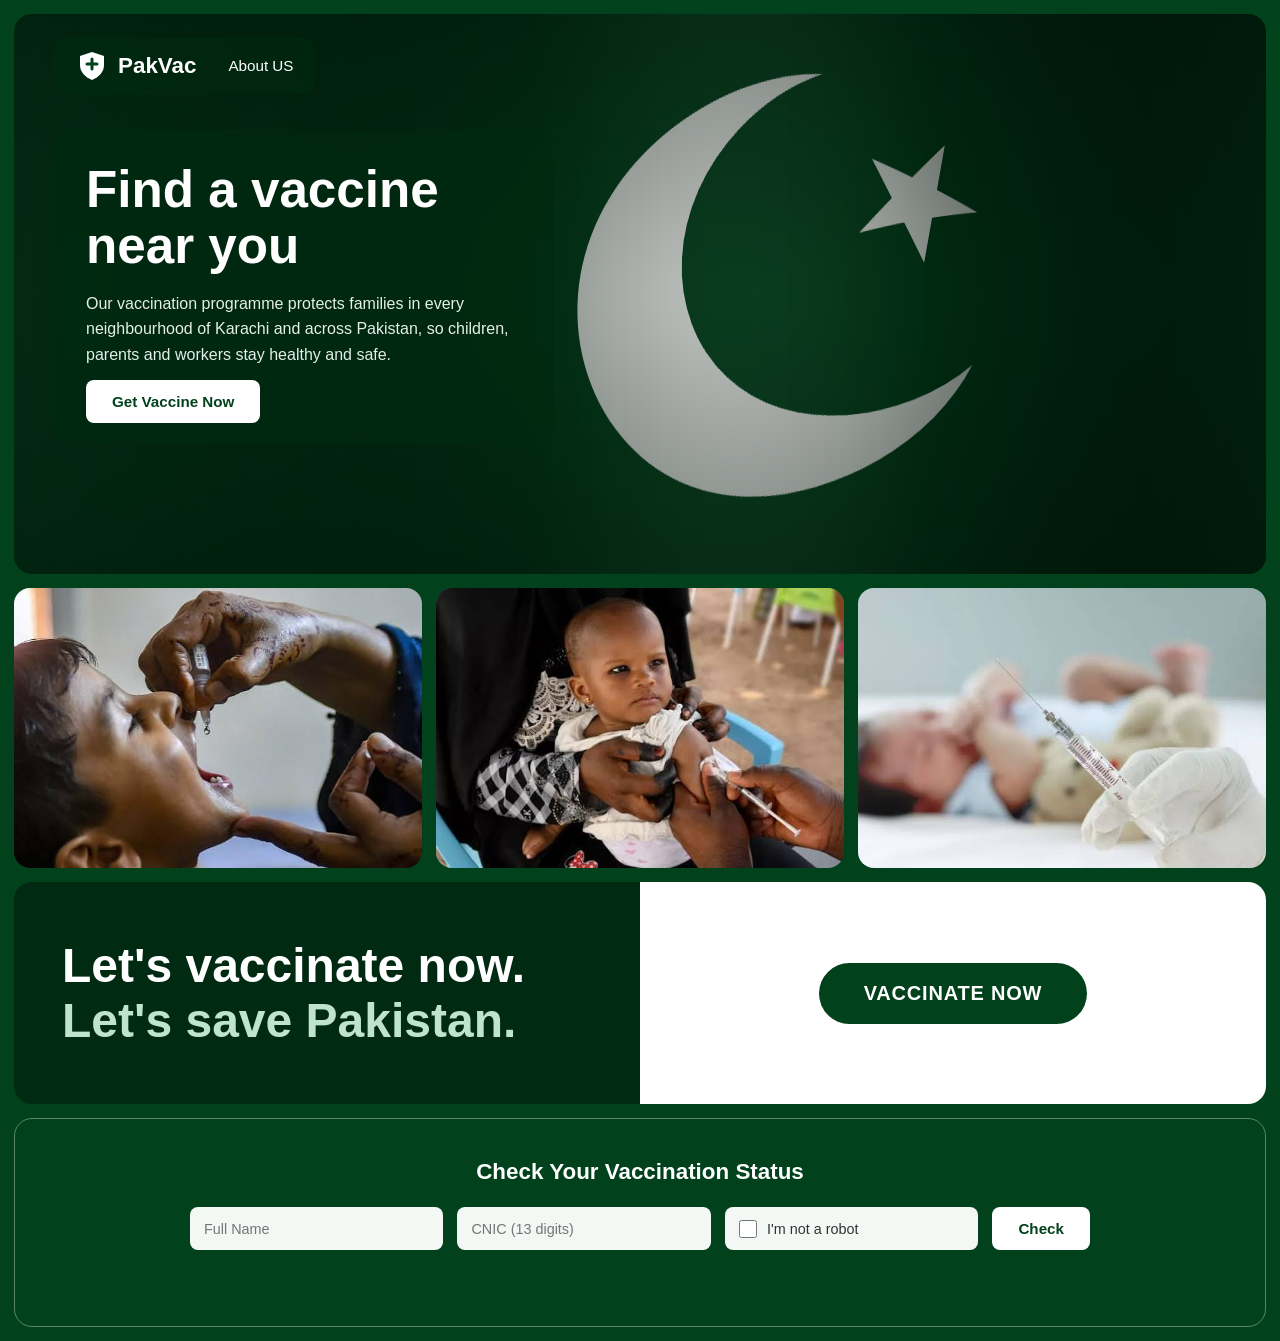
<file: landing-page/index.html>
<!DOCTYPE html>
<html lang="en">

<head>
  <meta charset="UTF-8">
  <meta name="viewport" content="width=device-width, initial-scale=1">
  <title>PakVac | Vaccinate Now, Save Pakistan</title>
  <style>
    :root {
      --green: #01411c;
      --green-dark: #012a12;
      --green-mid: #0b6a35;
      --mist: #e3efe7;
      --white: #ffffff;
    }

    * {
      box-sizing: border-box;
      margin: 0;
      padding: 0;
    }

    body {
      font-family: "Segoe UI", Tahoma, Arial, sans-serif;
      background: var(--green);
      color: var(--white);
      padding: 14px;
    }

    a {
      color: inherit;
      text-decoration: none;
    }

    /* ---------- HERO = WAVING PAKISTAN FLAG ---------- */
    .hero {
      position: relative;
      overflow: hidden;
      border-radius: 18px;
      background: var(--green);
      min-height: 560px;
      padding: 24px 40px 48px;
    }

    .flag-bg {
      position: absolute;
      inset: 0;
      z-index: 0;
      pointer-events: none;
    }

    .flag-bg canvas {
      width: 100%;
      height: 100%;
      display: block;
    }

    .flag-bg .dark {
      position: absolute;
      inset: 0;
      background: radial-gradient(ellipse at 60% 50%, rgba(0, 18, 7, .25), rgba(0, 12, 5, .6));
    }

    nav {
      position: relative;
      z-index: 2;
      display: inline-flex;
      align-items: center;
      gap: 32px;
      background: rgba(1, 42, 18, .6);
      backdrop-filter: blur(6px);
      padding: 12px 22px;
      border-radius: 12px;
      margin-bottom: 36px;
    }

    .logo {
      display: flex;
      align-items: center;
      gap: 10px;
      font-size: 1.4rem;
      font-weight: 700;
    }

    .logo svg {
      width: 32px;
      height: 32px;
    }

    nav .links a {
      font-size: .95rem;
    }

    nav .links a:hover {
      color: #bfe3cc;
    }

    .hero-card {
      position: relative;
      z-index: 2;
      max-width: 500px;
      background: rgba(1, 42, 18, .6);
      backdrop-filter: blur(6px);
      border-radius: 16px;
      padding: 32px;
    }

    .hero-card h1 {
      font-size: clamp(2.1rem, 4.5vw, 3.2rem);
      line-height: 1.1;
      margin-bottom: 16px;
    }

    .hero-card p {
      line-height: 1.6;
      color: #e3efe7;
      margin-bottom: 26px;
    }

    .btn {
      border: none;
      border-radius: 8px;
      padding: 13px 26px;
      font-size: .95rem;
      font-weight: 600;
      cursor: pointer;
      font-family: inherit;
    }

    .btn-white {
      background: var(--white);
      color: var(--green);
    }

    .btn-white:hover {
      background: var(--mist);
    }

    .btn:focus-visible,
    input:focus-visible {
      outline: 3px solid #fff;
      outline-offset: 3px;
    }

    /* ---------- THREE IMAGES ---------- */
    .gallery {
      display: grid;
      grid-template-columns: repeat(3, 1fr);
      gap: 14px;
      margin-top: 14px;
    }

    .photo {
      position: relative;
      overflow: hidden;
      height: 280px;
      border-radius: 16px;
      background: linear-gradient(160deg, #2f7d4c, #01411c);
    }

    .photo img {
      position: absolute;
      inset: 0;
      width: 100%;
      height: 100%;
      object-fit: cover;
      opacity: 0;
      transition: opacity 1s ease;
    }

    .photo img.show {
      opacity: 1;
    }

    .photo .hint {
      position: absolute;
      inset: 0;
      display: flex;
      align-items: center;
      justify-content: center;
      text-align: center;
      padding: 10px;
      font-size: .9rem;
      color: rgba(255, 255, 255, .7);
    }

    .photo.has-image .hint {
      display: none;
    }

    /* ---------- LET'S VACCINATE NOW ---------- */
    .cta {
      display: grid;
      grid-template-columns: 1fr 1fr;
      margin-top: 14px;
      border-radius: 18px;
      overflow: hidden;
    }

    .cta-left {
      background: var(--green-dark);
      padding: 3.5rem 3rem;
      display: flex;
      align-items: center;
    }

    .cta-left h2 {
      font-size: clamp(1.8rem, 4vw, 3rem);
      line-height: 1.15;
    }

    .cta-left h2 span {
      display: block;
      color: #bfe3cc;
    }

    .cta-right {
      background: var(--white);
      display: flex;
      align-items: center;
      justify-content: center;
      padding: 3rem;
    }

    .btn-big {
      background: var(--green);
      color: var(--white);
      padding: 1.2rem 2.8rem;
      font-size: 1.25rem;
      letter-spacing: .04em;
      border-radius: 999px;
      font-weight: 800;
    }

    .btn-big:hover {
      background: var(--green-mid);
    }

    #thanks {
      display: none;
      margin-top: 14px;
      text-align: center;
      background: var(--green-dark);
      border-radius: 12px;
      padding: 1rem;
    }

    #thanks.open {
      display: block;
    }

    /* ---------- CHECK VACCINATION STATUS ---------- */
    .status {
      margin-top: 14px;
      border: 1px solid rgba(255, 255, 255, .35);
      border-radius: 18px;
      padding: 40px 32px;
      text-align: center;
    }

    .status h2 {
      font-size: 1.4rem;
      margin-bottom: 22px;
    }

    .status form {
      display: grid;
      grid-template-columns: 1fr 1fr 1fr auto;
      gap: 14px;
      max-width: 900px;
      margin: 0 auto;
    }

    .status input[type=text] {
      width: 100%;
      padding: 13px 14px;
      border: none;
      border-radius: 8px;
      font-family: inherit;
      font-size: .9rem;
      background: #f4f8f5;
      color: var(--green);
    }

    .robot {
      display: flex;
      align-items: center;
      gap: 10px;
      background: #f4f8f5;
      color: #333;
      border-radius: 8px;
      padding: 0 14px;
      font-size: .9rem;
    }

    .robot input {
      width: 18px;
      height: 18px;
    }

    #statusMsg {
      margin-top: 16px;
      min-height: 1.2em;
    }

    /* ---------- MOBILE ---------- */
    @media (max-width: 800px) {
      .hero {
        padding: 18px 16px 32px;
        min-height: 0;
      }

      nav {
        gap: 18px;
        margin-bottom: 24px;
      }

      .hero-card {
        padding: 24px;
      }

      .gallery {
        grid-template-columns: 1fr;
      }

      .cta {
        grid-template-columns: 1fr;
      }

      .cta-left,
      .cta-right {
        padding: 2.2rem 1.5rem;
      }

      .status form {
        grid-template-columns: 1fr;
      }

      .robot {
        padding: 13px 14px;
      }
    }

    @media (prefers-reduced-motion: reduce) {
      .photo img {
        transition: none;
      }
    }
  </style>
</head>

<body>

  <section class="hero">
    <!-- Waving Pakistan flag: green field with crescent and star only -->
    <div class="flag-bg" aria-hidden="true">
      <canvas id="flagCanvas"></canvas>
      <div class="dark"></div>
    </div>

    <nav>
      <a class="logo" href="#">
        <svg viewBox="0 0 32 32" aria-hidden="true">
          <path d="M16 2l12 4v9c0 7-5 12-12 15C9 27 4 22 4 15V6z" fill="#fff" />
          <path d="M16 9v10M11 14h10" stroke="#01411c" stroke-width="3" stroke-linecap="round" />
        </svg>
        PakVac
      </a>
      <div class="links"><a href="../landing-page/about.html">About US</a></div>
    </nav>

    <div class="hero-card">
      <h1>Find a vaccine near you</h1>
      <p>Our vaccination programme protects families in every neighbourhood of Karachi and across Pakistan, so children,
        parents and workers stay healthy and safe.</p>
      <a class="btn btn-white" id="getBtn"  href="../login.php">Get Vaccine Now</a>
    </div>
  </section>

  <!-- THREE IMAGES -->
  <section class="gallery">
    <div class="photo">
      <div class="hint">Add photo: images/karachi1.jpg</div>
    </div>
    <div class="photo">
      <div class="hint">Add photo: images/karachi2.jpg</div>
    </div>
    <div class="photo">
      <div class="hint">Add photo: images/karachi3.jpg</div>
    </div>
  </section>

  <!-- LET'S VACCINATE NOW -->
  <section class="cta">
    <div class="cta-left">
      <h2>Let's vaccinate now.<span>Let's save Pakistan.</span></h2>
    </div>
    <div class="cta-right">
      <a class="btn btn-big" id="vaccinateBtn" href="../login.php">VACCINATE NOW</a>
    </div>
  </section>
  <div id="thanks">Thank you! Registration page coming soon.</div>

  <!-- CHECK VACCINATION STATUS -->
  <section class="status">
    <h2>Check Your Vaccination Status</h2>
    <form id="statusForm" novalidate>
      <input type="text" id="fullName" placeholder="Full Name" aria-label="Full name">
      <input type="text" id="cnic" placeholder="CNIC (13 digits)" inputmode="numeric" aria-label="CNIC number">
      <label class="robot"><input type="checkbox" id="robot"> I'm not a robot</label>
      <button class="btn btn-white" type="submit">Check</button>
    </form>
    <p id="statusMsg" role="status"></p>
  </section>

  <script>
    // Your photo paths. One list per image box; add as many as you like (they fade in turn).
    var photos = [
      ["images/images01.jpg"],   // image box 1
      ["images/images02.jpg"],   // image box 2
      ["images/images03.jpg"]    // image box 3
    ];

    var frames = document.querySelectorAll(".gallery .photo");
    frames.forEach(function (frame, i) {
      photos[i].forEach(function (src) {
        var img = document.createElement("img");
        img.alt = "People in Karachi";
        img.onload = function () {
          frame.classList.add("has-image");
          if (!frame.querySelector("img.show")) img.classList.add("show");
        };
        img.onerror = function () { img.remove(); };
        img.src = src;
        frame.appendChild(img);
      });
    });

    var reduce = window.matchMedia("(prefers-reduced-motion: reduce)").matches;
    if (!reduce) {
      setInterval(function () {
        frames.forEach(function (frame) {
          var imgs = frame.querySelectorAll("img");
          if (imgs.length < 2) return;
          var cur = frame.querySelector("img.show");
          var next = cur.nextElementSibling || imgs[0];
          cur.classList.remove("show");
          next.classList.add("show");
        });
      }, 4000);
    }

    // Smooth waving Pakistan flag (green field, crescent and star) drawn on a canvas
    (function () {
      var hero = document.querySelector(".hero");
      var canvas = document.getElementById("flagCanvas");
      var ctx = canvas.getContext("2d");
      var AMP = 30;                 // wave height in px: lower = calmer
      var off, W, H, scale;

      function buildFlag() {
        scale = Math.min(window.devicePixelRatio || 1, 1.5);
        W = Math.round(hero.clientWidth * scale);
        H = Math.round(hero.clientHeight * scale);
        canvas.width = W; canvas.height = H;

        off = document.createElement("canvas");
        off.width = W; off.height = H + 2 * AMP * scale;
        var c = off.getContext("2d");
        var s = Math.max(W / 900, off.height / 600);          // fit the 900x600 flag design
        c.translate((W - 900 * s) / 2, (off.height - 600 * s) / 2);
        c.scale(s, s);

        c.fillStyle = "#01411c"; c.fillRect(-200, -200, 1400, 1000);   // green field
        c.fillStyle = "#fff";                                          // crescent, one clean path (no overlay seam)
        var x1 = 555, y1 = 300, r1 = 150, x2 = 605, y2 = 275, r2 = 125;
        var d = Math.hypot(x2 - x1, y2 - y1), a = (r1 * r1 - r2 * r2 + d * d) / (2 * d), h = Math.sqrt(r1 * r1 - a * a);
        var ux = (x2 - x1) / d, uy = (y2 - y1) / d;
        var ix1 = x1 + a * ux + h * -uy, iy1 = y1 + a * uy + h * ux;   // lower tip
        var ix2 = x1 + a * ux - h * -uy, iy2 = y1 + a * uy - h * ux;   // upper tip
        c.beginPath();
        c.arc(x1, y1, r1, Math.atan2(iy2 - y1, ix2 - x1), Math.atan2(iy1 - y1, ix1 - x1), true);
        c.arc(x2, y2, r2, Math.atan2(iy1 - y2, ix1 - x2), Math.atan2(iy2 - y2, ix2 - x2), false);
        c.closePath(); c.fill();
        c.fillStyle = "#fff";                                          // star
        c.translate(648, 250); c.rotate(28 * Math.PI / 180); c.scale(.9, .9);
        var pts = [[0, -50], [11.2, -15.5], [47.6, -15.5], [18.2, 5.9], [29.4, 40.5], [0, 19.1], [-29.4, 40.5], [-18.2, 5.9], [-47.6, -15.5], [-11.2, -15.5]];
        c.beginPath(); pts.forEach(function (p, i) { i ? c.lineTo(p[0], p[1]) : c.moveTo(p[0], p[1]); });
        c.closePath(); c.fill();
      }

      function draw(t) {
        var amp = AMP * scale, step = Math.max(2, Math.round(3 * scale)), k = (2 * Math.PI) / (W / 1.6);
        ctx.clearRect(0, 0, W, H);
        for (var x = 0; x < W; x += step) {
          var ph = x * k - t * 1.4;
          var f = 0.25 + 0.75 * (x / W);               // calm near the pole (left), bigger waves on the right
          var dy = amp * f * Math.sin(ph);
          ctx.drawImage(off, x, amp - dy, step + 1, H, x, 0, step + 1, H);
          var n = Math.cos(ph);                         // slope of the wave
          ctx.fillStyle = "rgba(0,14,5," + (0.30 * (1 + n)) * f + ")";   // dark layer in the troughs
          ctx.fillRect(x, 0, step, H);
          if (n < 0) { ctx.fillStyle = "rgba(255,255,255," + (-0.07 * n * f) + ")"; ctx.fillRect(x, 0, step, H); }
        }
      }

      buildFlag(); draw(0);
      if (!window.matchMedia("(prefers-reduced-motion: reduce)").matches) {
        (function loop(ms) { draw(ms / 1000); requestAnimationFrame(loop); })(0);
      }
      window.addEventListener("resize", function () { buildFlag(); draw(0); });
    })();

    // Status check (demo only: connect to your database later)
    document.getElementById("statusForm").addEventListener("submit", function (e) {
      e.preventDefault();
      var name = document.getElementById("fullName").value.trim();
      var cnic = document.getElementById("cnic").value.replace(/\D/g, "");
      var robot = document.getElementById("robot").checked;
      var msg = document.getElementById("statusMsg");
      if (!name) msg.textContent = "Please enter your full name.";
      else if (cnic.length !== 13) msg.textContent = "CNIC must be 13 digits.";
      else if (!robot) msg.textContent = "Please tick \"I'm not a robot\".";
      else msg.textContent = "Checking records for " + name + "...";
    });

    // Buttons: replace with window.location.href = "register.html"
    function showThanks() { document.getElementById("thanks").classList.add("open"); }
    document.getElementById("vaccinateBtn").addEventListener("click", showThanks);
    document.getElementById("getBtn").addEventListener("click", showThanks);
  </script>
</body>

</html>
</file>
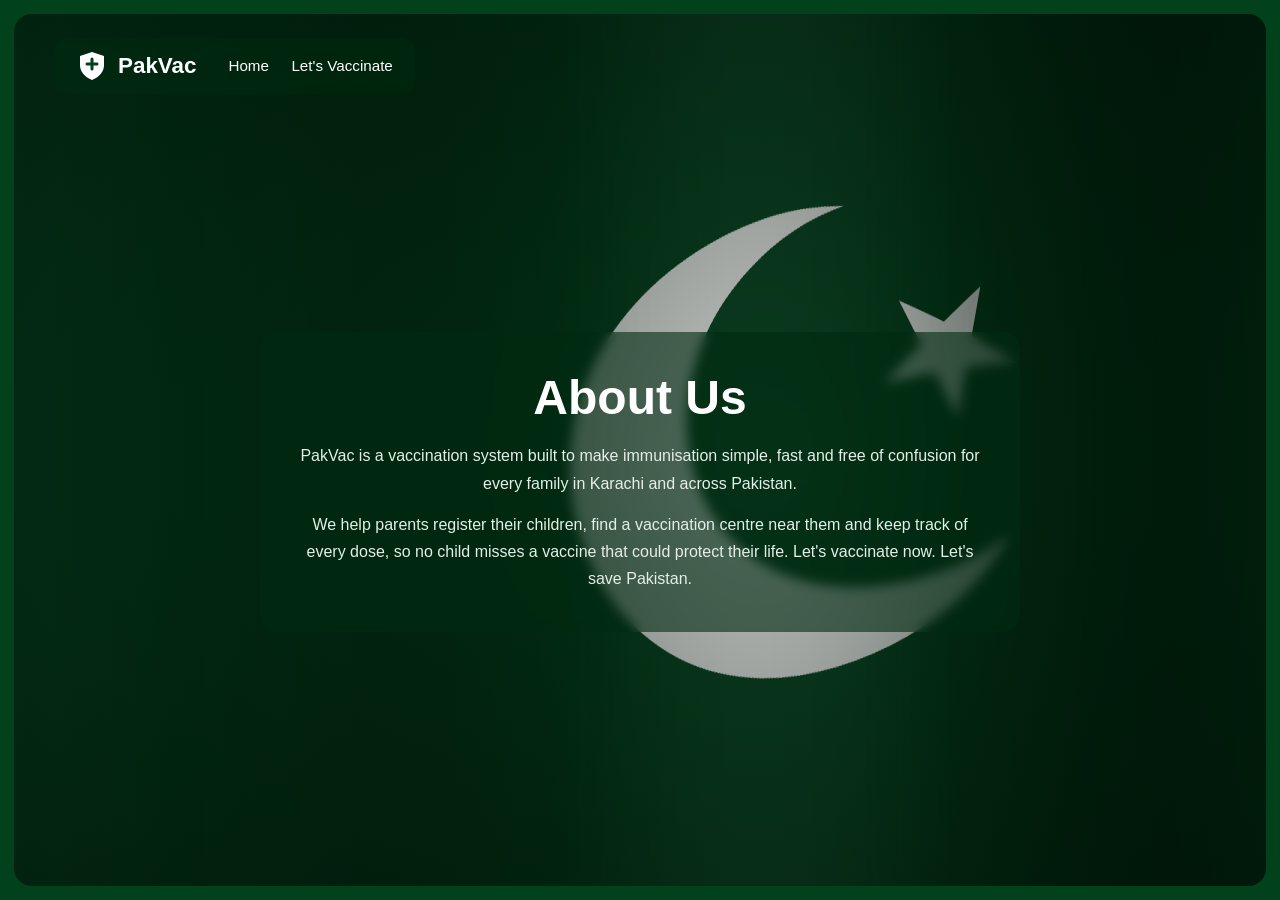
<file: landing-page/about.html>
<!DOCTYPE html>
<html lang="en">

<head>
  <meta charset="UTF-8">
  <meta name="viewport" content="width=device-width, initial-scale=1">
  <title>About Us | PakVac</title>
  <style>
    :root {
      --green: #01411c;
      --green-dark: #012a12;
      --white: #ffffff;
    }

    * {
      box-sizing: border-box;
      margin: 0;
      padding: 0;
    }

    body {
      font-family: "Segoe UI", Tahoma, Arial, sans-serif;
      background: var(--green);
      color: var(--white);
      padding: 14px;
    }

    a {
      color: inherit;
      text-decoration: none;
    }

    /* Full-page About section with the still flag behind it */
    .about {
      position: relative;
      overflow: hidden;
      border-radius: 18px;
      min-height: calc(100vh - 28px);
      background: var(--green);
      padding: 24px 40px 48px;
      display: flex;
      flex-direction: column;
    }

    .flag-bg {
      position: absolute;
      inset: 0;
      z-index: 0;
      pointer-events: none;
    }

    .flag-bg canvas {
      width: 100%;
      height: 100%;
      display: block;
    }

    .flag-bg .dark {
      position: absolute;
      inset: 0;
      background: radial-gradient(ellipse at 60% 50%, rgba(0, 18, 7, .25), rgba(0, 12, 5, .6));
    }

    nav {
      position: relative;
      z-index: 2;
      align-self: flex-start;
      display: inline-flex;
      align-items: center;
      gap: 32px;
      background: rgba(1, 42, 18, .6);
      backdrop-filter: blur(6px);
      padding: 12px 22px;
      border-radius: 12px;
    }

    .logo {
      display: flex;
      align-items: center;
      gap: 10px;
      font-size: 1.4rem;
      font-weight: 700;
    }

    .logo svg {
      width: 32px;
      height: 32px;
    }

    nav .links a {
      font-size: .95rem;
      margin-right: 18px;
    }

    nav .links a:last-child {
      margin-right: 0;
    }

    nav .links a:hover {
      color: #bfe3cc;
    }

    .center {
      position: relative;
      z-index: 2;
      flex: 1;
      display: flex;
      align-items: center;
      justify-content: center;
      padding-top: 32px;
    }

    .about-card {
      max-width: 760px;
      text-align: center;
      background: rgba(1, 42, 18, .6);
      backdrop-filter: blur(6px);
      border-radius: 16px;
      padding: 40px;
    }

    .about-card h1 {
      font-size: clamp(2rem, 4.5vw, 3rem);
      line-height: 1.1;
      margin-bottom: 18px;
    }

    .about-card p {
      line-height: 1.7;
      color: #e3efe7;
    }

    .about-card p+p {
      margin-top: 14px;
    }

    @media (max-width: 800px) {
      .about {
        padding: 18px 16px 28px;
      }

      nav {
        gap: 18px;
        flex-wrap: wrap;
      }

      .about-card {
        padding: 26px 20px;
      }
    }
  </style>
</head>

<body>

  <section class="about">
    <div class="flag-bg" aria-hidden="true">
      <canvas id="aboutCanvas"></canvas>
      <div class="dark"></div>
    </div>

    <nav>
      <a class="logo" href="index.html">
        <svg viewBox="0 0 32 32" aria-hidden="true">
          <path d="M16 2l12 4v9c0 7-5 12-12 15C9 27 4 22 4 15V6z" fill="#fff" />
          <path d="M16 9v10M11 14h10" stroke="#01411c" stroke-width="3" stroke-linecap="round" />
        </svg>
        PakVac
      </a>
      <div class="links">
        <a href="index.html">Home</a>
        <a href="../login.php">Let's Vaccinate</a>
      </div>
    </nav>

    <div class="center">
      <div class="about-card">
        <h1>About Us</h1>
        <p>PakVac is a vaccination system built to make immunisation simple, fast and free of confusion for every family
          in Karachi and across Pakistan.</p>
        <p>We help parents register their children, find a vaccination centre near them and keep track of every dose, so
          no child misses a vaccine that could protect their life. Let's vaccinate now. Let's save Pakistan.</p>
      </div>
    </div>
  </section>

  <script>
    // Still (no motion) Pakistan flag: green field, crescent and star
    function makeFlag(hero, canvas) {
      var ctx = canvas.getContext("2d");
      var AMP = 30;                 // wave height in px: lower = calmer
      var off, W, H, scale;

      function buildFlag() {
        scale = Math.min(window.devicePixelRatio || 1, 1.5);
        W = Math.round(hero.clientWidth * scale);
        H = Math.round(hero.clientHeight * scale);
        canvas.width = W; canvas.height = H;

        off = document.createElement("canvas");
        off.width = W; off.height = H + 2 * AMP * scale;
        var c = off.getContext("2d");
        var s = Math.max(W / 900, off.height / 600);          // fit the 900x600 flag design
        c.translate((W - 900 * s) / 2, (off.height - 600 * s) / 2);
        c.scale(s, s);

        c.fillStyle = "#01411c"; c.fillRect(-200, -200, 1400, 1000);   // green field
        c.fillStyle = "#fff";                                          // crescent, one clean path (no overlay seam)
        var x1 = 555, y1 = 300, r1 = 150, x2 = 605, y2 = 275, r2 = 125;
        var d = Math.hypot(x2 - x1, y2 - y1), a = (r1 * r1 - r2 * r2 + d * d) / (2 * d), h = Math.sqrt(r1 * r1 - a * a);
        var ux = (x2 - x1) / d, uy = (y2 - y1) / d;
        var ix1 = x1 + a * ux + h * -uy, iy1 = y1 + a * uy + h * ux;   // lower tip
        var ix2 = x1 + a * ux - h * -uy, iy2 = y1 + a * uy - h * ux;   // upper tip
        c.beginPath();
        c.arc(x1, y1, r1, Math.atan2(iy2 - y1, ix2 - x1), Math.atan2(iy1 - y1, ix1 - x1), true);
        c.arc(x2, y2, r2, Math.atan2(iy1 - y2, ix1 - x2), Math.atan2(iy2 - y2, ix2 - x2), false);
        c.closePath(); c.fill();
        c.fillStyle = "#fff";                                          // star
        c.translate(648, 250); c.rotate(28 * Math.PI / 180); c.scale(.9, .9);
        var pts = [[0, -50], [11.2, -15.5], [47.6, -15.5], [18.2, 5.9], [29.4, 40.5], [0, 19.1], [-29.4, 40.5], [-18.2, 5.9], [-47.6, -15.5], [-11.2, -15.5]];
        c.beginPath(); pts.forEach(function (p, i) { i ? c.lineTo(p[0], p[1]) : c.moveTo(p[0], p[1]); });
        c.closePath(); c.fill();
      }

      function draw(t) {
        var amp = AMP * scale, step = Math.max(2, Math.round(3 * scale)), k = (2 * Math.PI) / (W / 1.6);
        ctx.clearRect(0, 0, W, H);
        for (var x = 0; x < W; x += step) {
          var ph = x * k - t * 1.4;
          var f = 0.25 + 0.75 * (x / W);               // calm near the pole (left), bigger waves on the right
          var dy = amp * f * Math.sin(ph);
          ctx.drawImage(off, x, amp - dy, step + 1, H, x, 0, step + 1, H);
          var n = Math.cos(ph);                         // slope of the wave
          ctx.fillStyle = "rgba(0,14,5," + (0.30 * (1 + n)) * f + ")";   // dark layer in the troughs
          ctx.fillRect(x, 0, step, H);
          if (n < 0) { ctx.fillStyle = "rgba(255,255,255," + (-0.07 * n * f) + ")"; ctx.fillRect(x, 0, step, H); }
        }
      }

      buildFlag(); draw(2);
      window.addEventListener("resize", function () { buildFlag(); draw(2); });
    }
    makeFlag(document.querySelector(".about"), document.getElementById("aboutCanvas"));
  </script>
</body>

</html>
</file>
